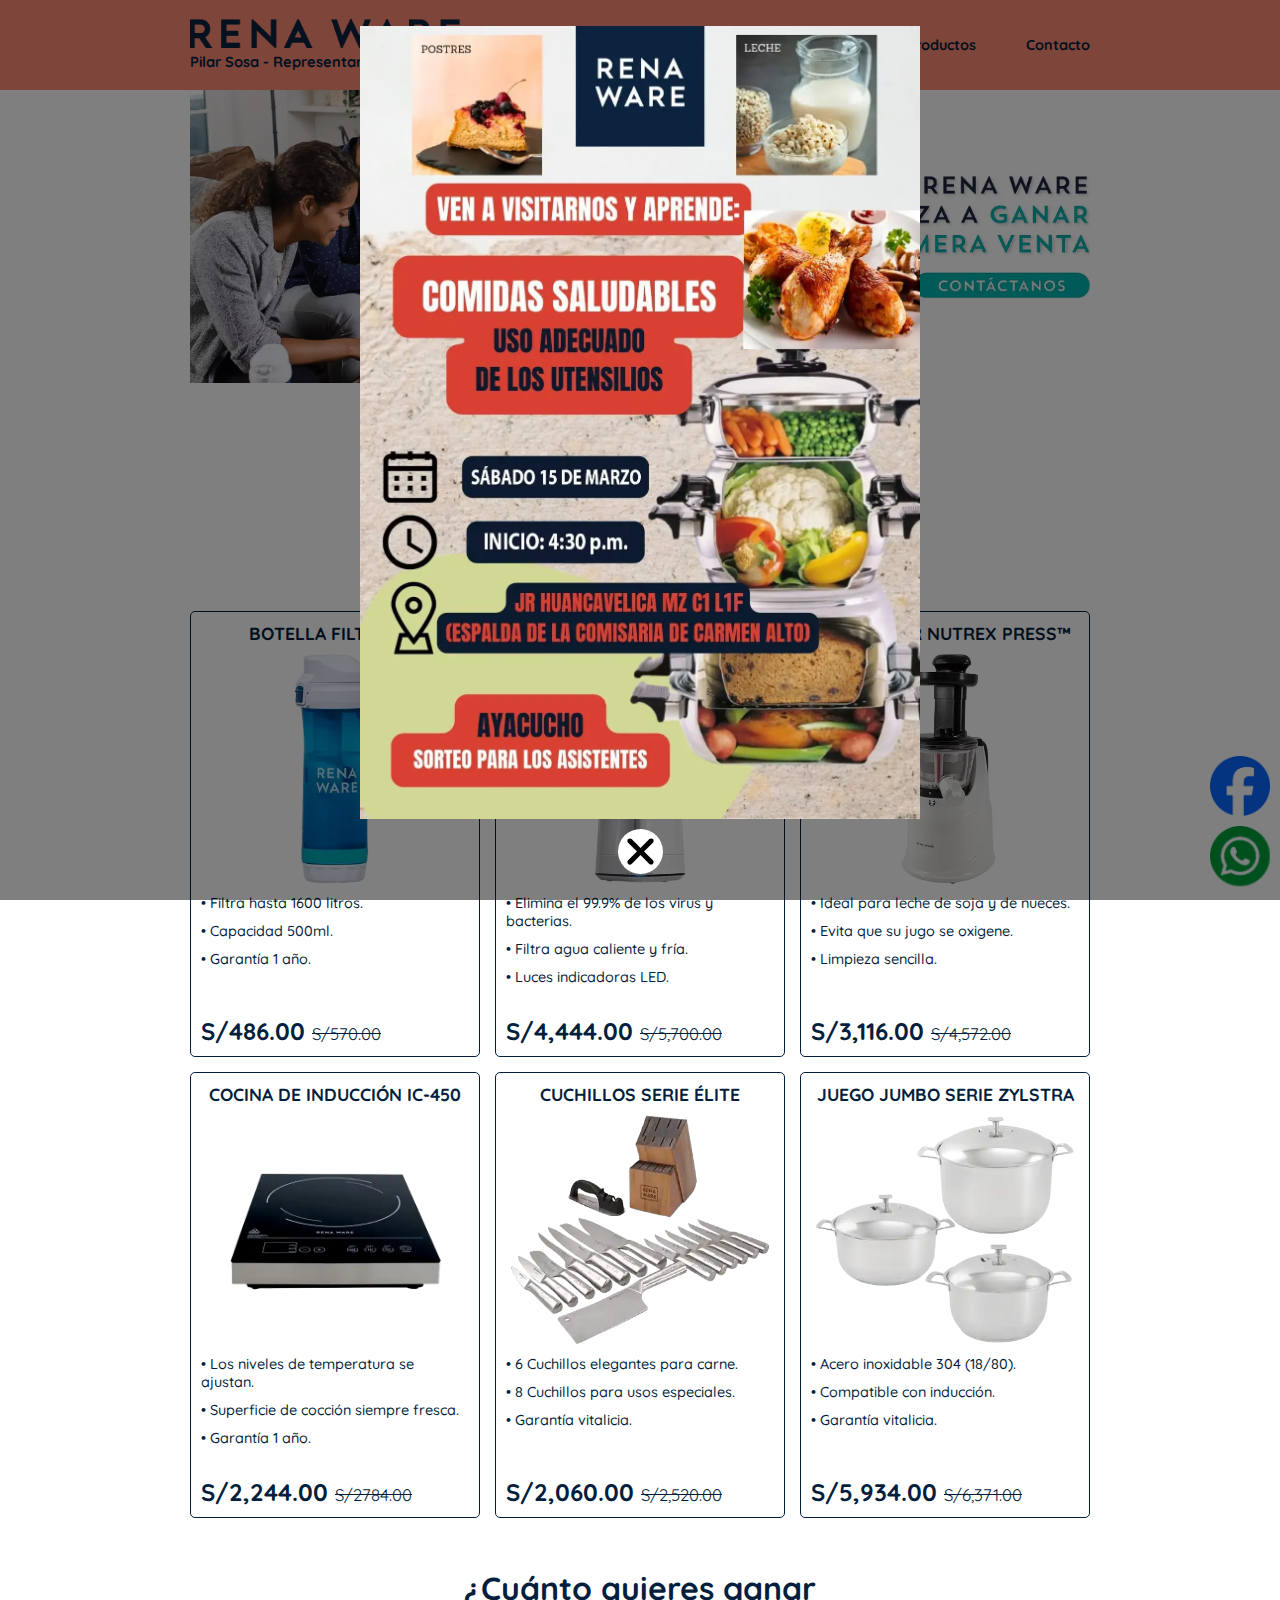
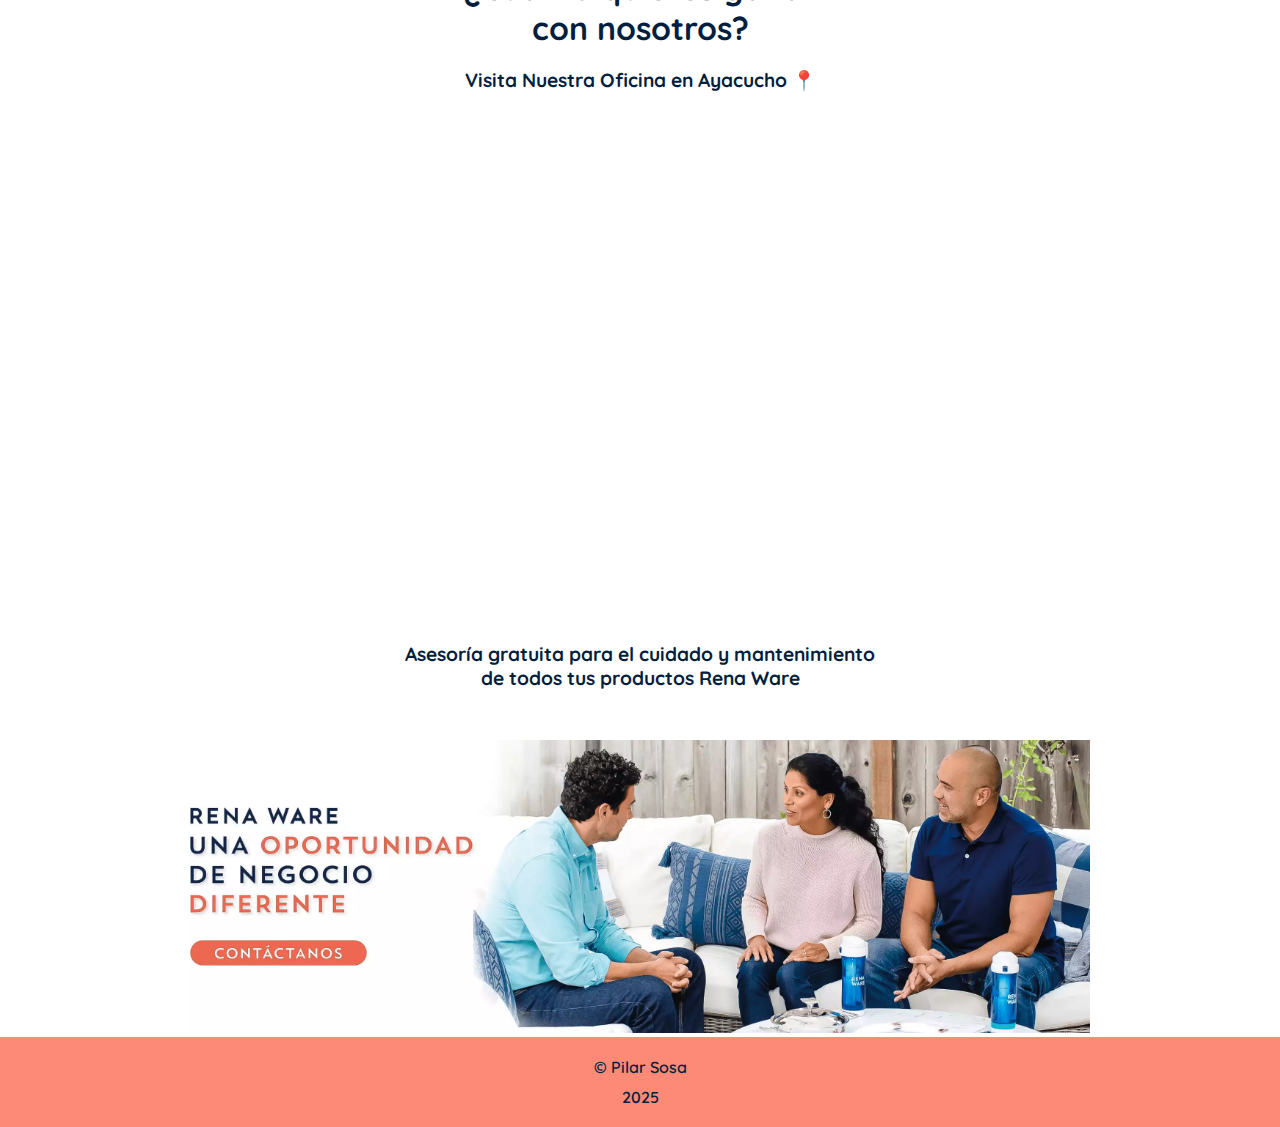
<file: index.html>
<!DOCTYPE html>
<html lang="es-la">
  <head>
    <meta charset="UTF-8" />
    <meta name="viewport" content="width=device-width, initial-scale=1.0" />
    <meta
      name="description"
      content="Rena Ware Ayacucho de Pilar Sosa. Venta de instrumentos culinarios de la más alta calidad y snacks natuarales para el cuidado de tu salud. ¡Contáctanos!"
    />
    <title>Pilar Sosa - Rena Ware</title>
    <link
      rel="shortcut icon"
      href="//renakit.com/project/assets/img/Favicon_RW.png"
      type="image/x-icon"
    />
    <link rel="stylesheet" href="style.css" />
  </head>
  <body>
    <div class="aviso">
      <img
        src="img/ef1982a3-1f13-408e-b3b1-888f18cf308d.webp"
        alt="aviso"
        class="avisoImg"
      />
      <img src="img/icons8-eliminar.svg" alt="close" class="cerrarImg" />
    </div>
    <header>
      <div class="header-contain">
        <a class="titulo" href="/">
          <img
            src="img/GhBTAu8pc2pHDSHdekJmybDlC7A-UD7l.webp"
            alt="Rena Ware Logo"
            class="rena-img"
          />
          <h1>Pilar Sosa - Representante Autorizado</h1>
        </a>
        <nav class="nav">
          <ul>
            <li><a href="/">Inicio</a></li>
            <li><a href="/productos">Productos</a></li>
            <li><a href="/contacto">Contacto</a></li>
          </ul>
        </nav>
        <div class="menuIcon">
          <img src="img/menu.svg" alt="Menú" />
        </div>
      </div>
    </header>
    <main>
      <div class="banner banner1">
        <img src="img/Sin título-1.webp" alt="Banner Rena Ware" />
      </div>
    </main>

    <div class="ofertas-container">
      <h2>Descubre la diferencia</h2>
      <h2>Rena Ware</h2>
      <br />
      <h1>¡Aprovecha nuestros grandes Descuentos!</h1>
    </div>
    <div class="ofertas">
      <div class="productos">
        <div class="producto-info">
          <h1>BOTELLA FILTRANTE</h1>
          <div class="imagen">
            <img
              src="img/botella-filtrante-renaware-removebg-preview_3_11zon.webp"
              alt="Botella Filtrante"
            />
          </div>
          <div class="info">
            <div class="info-parrafos">
              <p>• Filtra hasta 1600 litros.</p>
              <p>• Capacidad 500ml.</p>
              <p>• Garantía 1 año.</p>
            </div>
            <h2>S/486.00 <span> S/570.00</span></h2>
          </div>
        </div>
        <div class="producto-info">
          <h1>AQUA NANO CTU-500</h1>
          <div class="imagen">
            <img
              src="img/sdf89df-909f9s-09sdfctu-500_8_11zon.webp"
              alt="AQUA NANO CTU-500"
            />
          </div>
          <div class="info">
            <div class="info-parrafos">
              <p>• Elimina el 99.9% de los virus y bacterias.</p>
              <p>• Filtra agua caliente y fría.</p>
              <p>• Luces indicadoras LED.</p>
            </div>

            <h2>S/4,444.00 <span> S/5,700.00</span></h2>
          </div>
        </div>
        <div class="producto-info">
          <h1>EXTRACTOR NUTREX PRESS™</h1>
          <div class="imagen">
            <img
              src="img/65-Nutrex-Press_Rebranded-removebg-preview_2_11zon.webp"
              alt="EXTRACTOR NUTREX PRESS™"
            />
          </div>
          <div class="info">
            <div class="info-parrafos">
              <p>• Ideal para leche de soja y de nueces.</p>
              <p>• Evita que su jugo se oxigene.</p>
              <p>• Limpieza sencilla.</p>
            </div>
            <h2>S/3,116.00 <span> S/4,572.00</span></h2>
          </div>
        </div>
      </div>
      <div class="productos">
        <div class="producto-info">
          <h1>COCINA DE INDUCCIÓN IC-450</h1>
          <div class="imagen">
            <img
              src="img/64-Cocina-de-Inducción-IC-450_1.webp"
              alt="COCINA DE INDUCCIÓN IC-450"
            />
          </div>
          <div class="info">
            <div class="info-parrafos">
              <p>• Los niveles de temperatura se ajustan.</p>
              <p>• Superficie de cocción siempre fresca.</p>
              <p>• Garantía 1 año.</p>
            </div>
            <h2>S/2,244.00 <span> S/2784.00</span></h2>
          </div>
        </div>
        <div class="producto-info">
          <h1>CUCHILLOS SERIE ÉLITE</h1>
          <div class="imagen">
            <img
              src="img/CH-IMAGENES-PARA-WEBSHOP9_4_11zon.webp"
              alt="CUCHILLOS SERIE ÉLITE"
            />
          </div>
          <div class="info">
            <div class="info-parrafos">
              <p>• 6 Cuchillos elegantes para carne.</p>
              <p>• 8 Cuchillos para usos especiales.</p>
              <p>• Garantía vitalicia.</p>
            </div>
            <h2>S/2,060.00 <span> S/2,520.00</span></h2>
          </div>
        </div>
        <div class="producto-info">
          <h1>JUEGO JUMBO SERIE ZYLSTRA</h1>
          <div class="imagen">
            <img src="img/Juego-Jumbo_7_11zon.webp" alt="Botella Filtrante" />
          </div>
          <div class="info">
            <div class="info-parrafos">
              <p>• Acero inoxidable 304 (18/80).</p>
              <p>• Compatible con inducción.</p>
              <p>• Garantía vitalicia.</p>
            </div>
            <h2>S/5,934.00 <span> S/6,371.00</span></h2>
          </div>
        </div>
      </div>
    </div>
    <div class="ofertas-container">
      <h2>¿Cuánto quieres ganar</h2>
      <h2>con nosotros?</h2>
      <br />
      <h1>Visita Nuestra Oficina en Ayacucho 📍</h1>
    </div>
    <div class="map">
      <iframe
        src="https://www.google.com/maps/embed?pb=!1m18!1m12!1m3!1d242.798830844282!2d-74.22024286764747!3d-13.176185241809618!2m3!1f0!2f0!3f0!3m2!1i1024!2i768!4f13.1!3m3!1m2!1s0x91127de5c6548d3b%3A0xe968299928a8aad0!2sRena%20Ware%20Ayacucho!5e0!3m2!1ses!2spe!4v1741800154847!5m2!1ses!2spe"
        width="600"
        height="450"
        style="border: 0"
        allowfullscreen=""
        loading="lazy"
        referrerpolicy="no-referrer-when-downgrade"
      ></iframe>
    </div>
    <div class="ofertas-container">
      <h1>Asesoría gratuita para el cuidado y mantenimiento</h1>
      <h1>de todos tus productos Rena Ware</h1>
    </div>
    <main>
      <div class="banner banner2">
        <img src="img/Sin título-2.webp" alt="Banner Rena Ware" />
      </div>
    </main>
    <div class="facebook">
      <a
        href="https://www.facebook.com/profile.php?id=61561594155490"
        target="_blank"
        title="Contáctame al Facebook"
        ><img src="img/2023_Facebook_icon.svg.webp" alt="WhatsApp"
      /></a>
    </div>
    <div class="whatsapp">
      <a
        href="https://api.whatsapp.com/send/?phone=988298473&text&type=phone_number&app_absent=0"
        target="_blank"
        title="Contáctame al WhatsApp"
        ><img src="img/WhatsApp.webp" alt="WhatsApp"
      /></a>
    </div>
    <footer>
      <div class="footer-container">
        <p>© Pilar Sosa</p>
        <p>2025</p>
      </div>
    </footer>
    <script src="script.js"></script>
  </body>
</html>
</file>
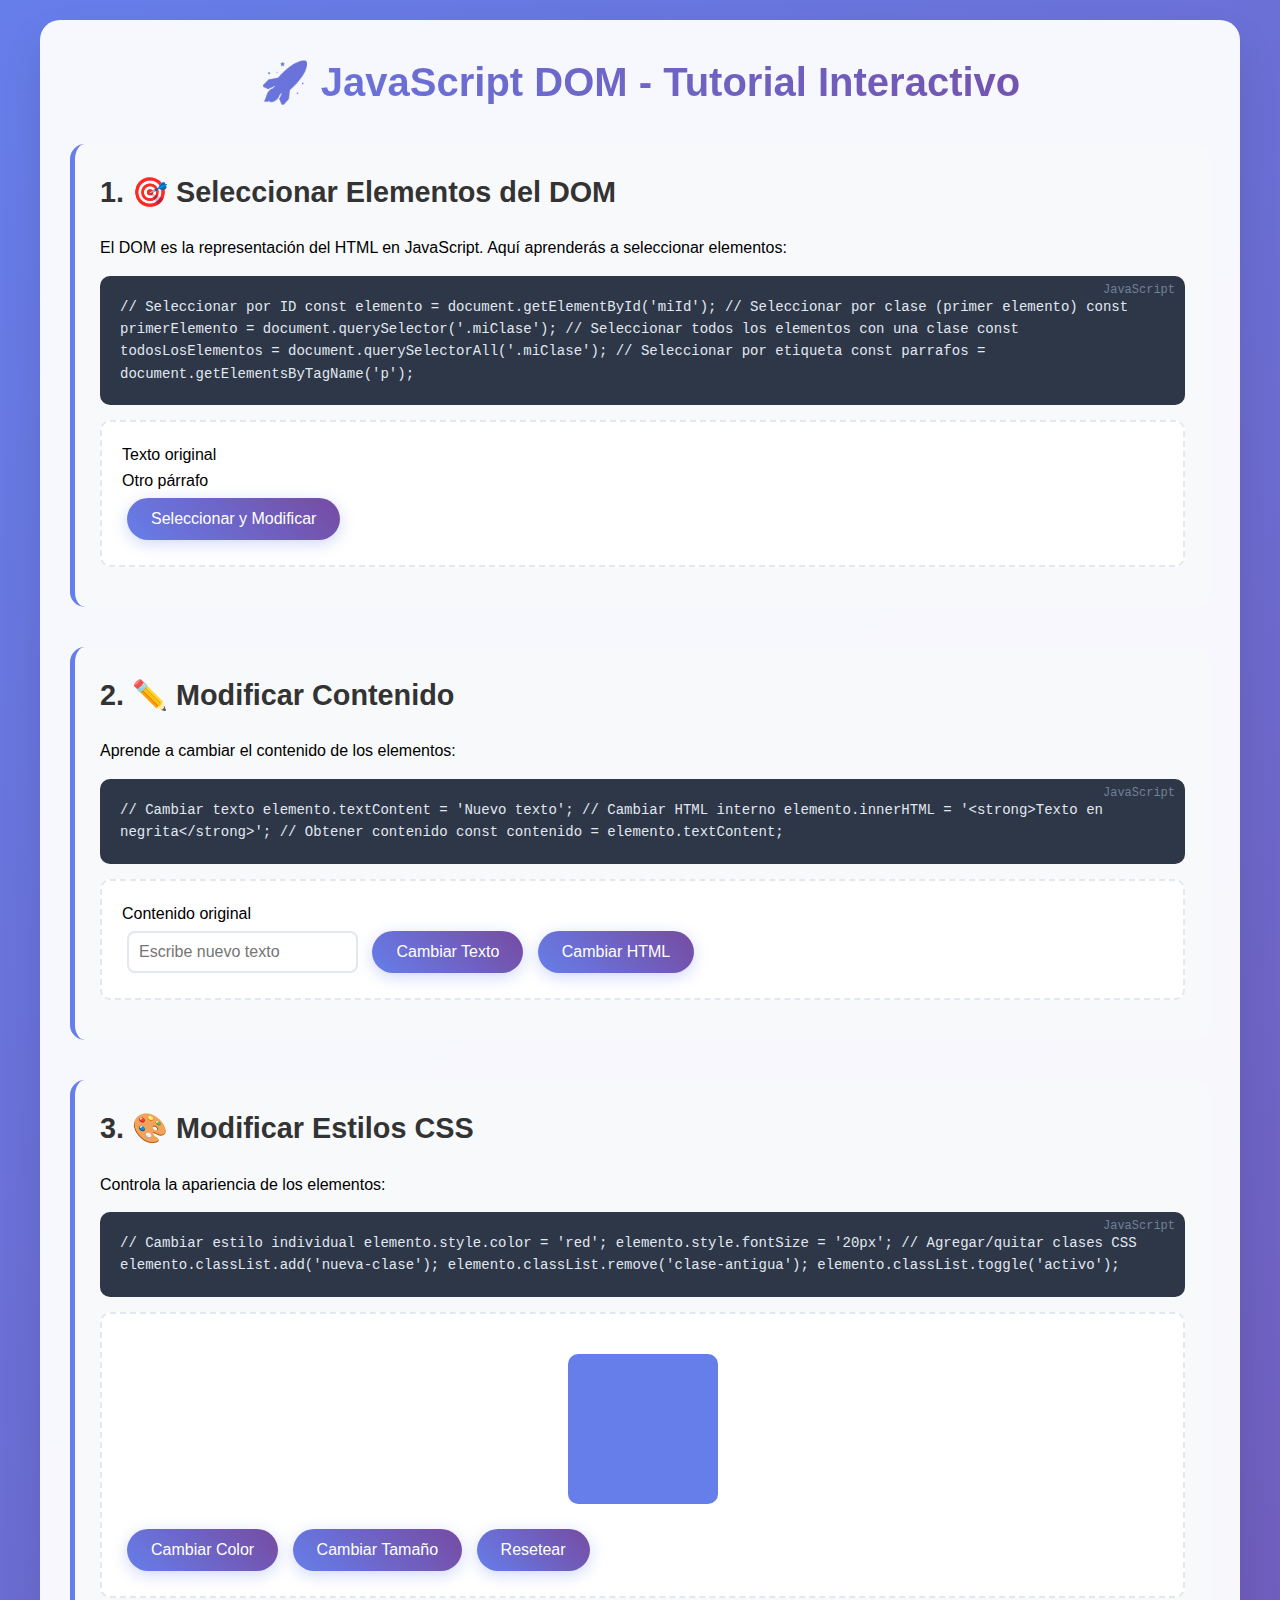
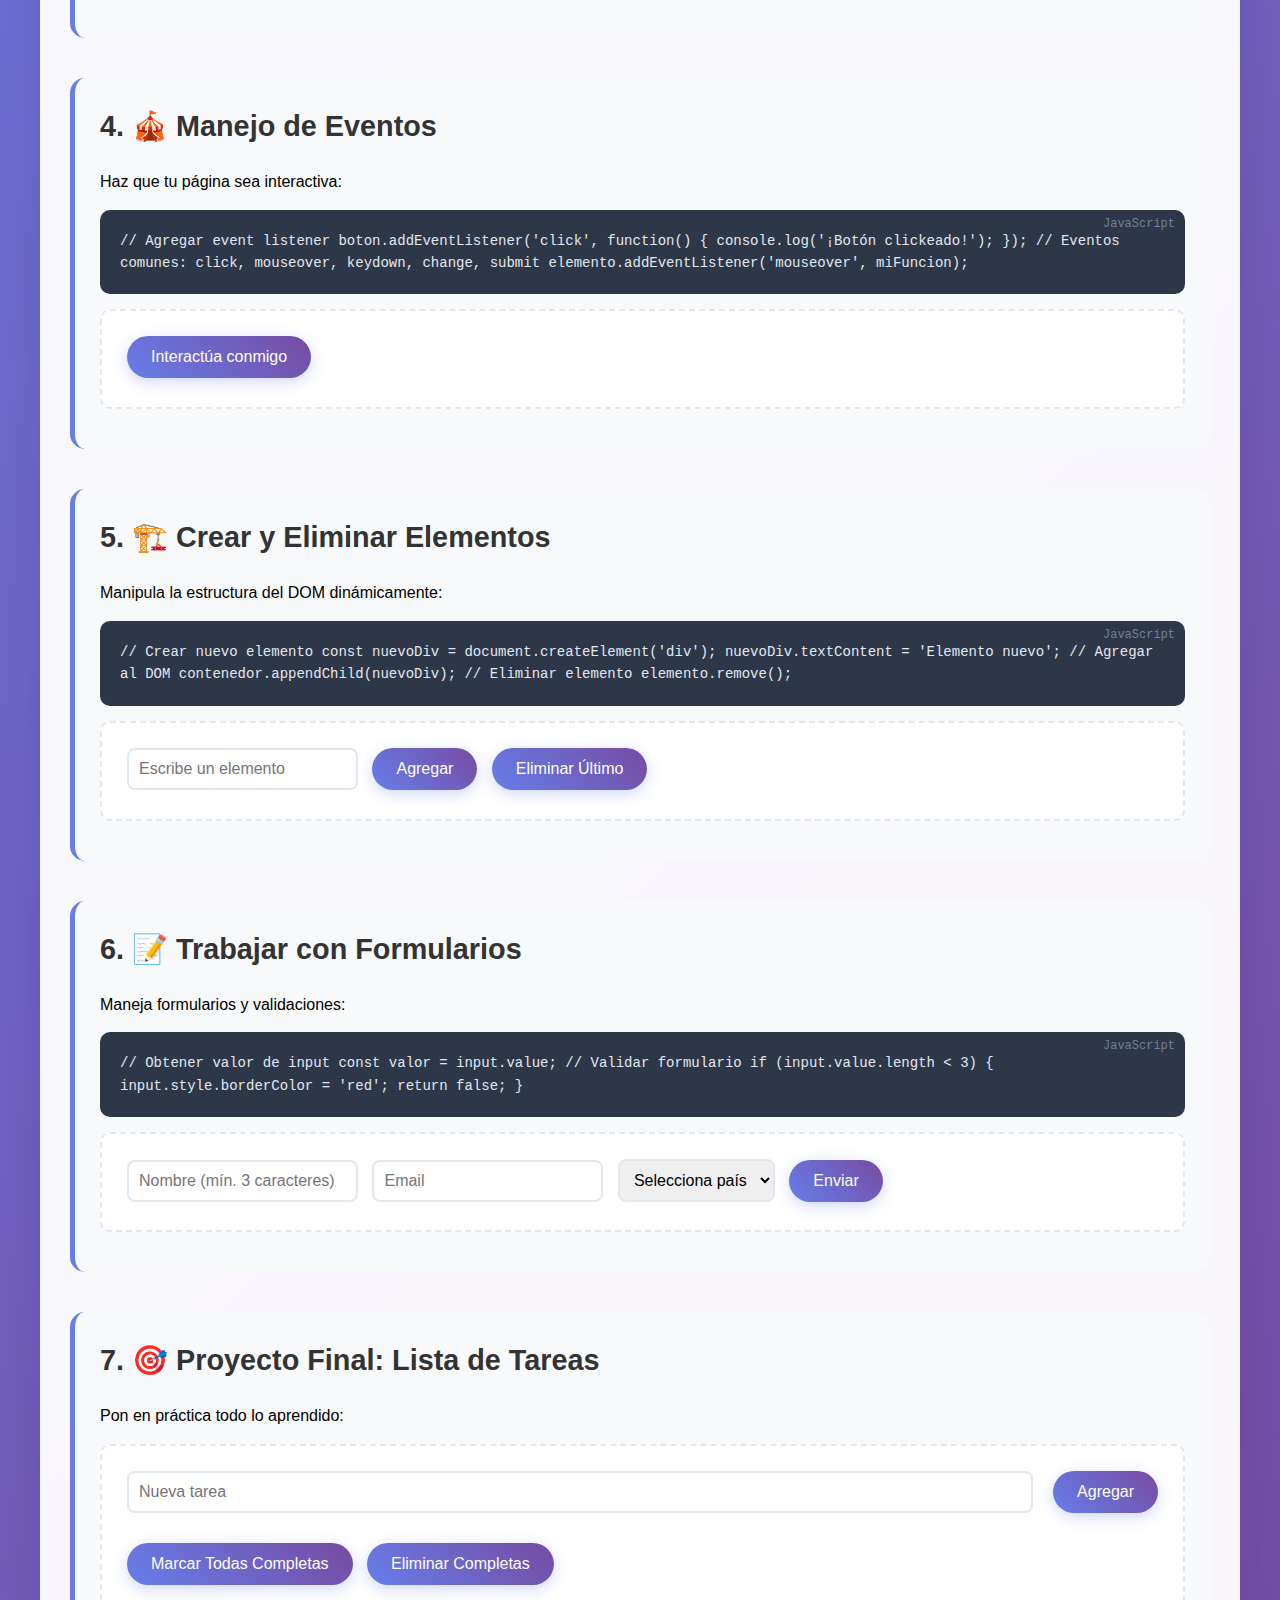
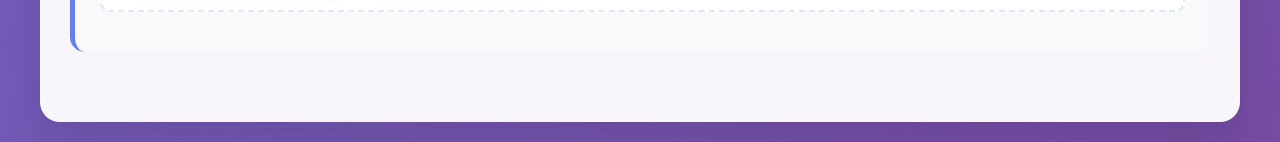
<file: index2.html>
<!DOCTYPE html>
<html lang="es">
  <head>
    <meta charset="UTF-8" />
    <meta name="viewport" content="width=device-width, initial-scale=1.0" />
    <title>JavaScript DOM - Tutorial Interactivo</title>
    <style>
      * {
        margin: 0;
        padding: 0;
        box-sizing: border-box;
      }

      body {
        font-family: "Segoe UI", Tahoma, Geneva, Verdana, sans-serif;
        line-height: 1.6;
        background: linear-gradient(135deg, #667eea 0%, #764ba2 100%);
        min-height: 100vh;
        padding: 20px;
      }

      .container {
        max-width: 1200px;
        margin: 0 auto;
        background: rgba(255, 255, 255, 0.95);
        border-radius: 20px;
        padding: 30px;
        box-shadow: 0 20px 40px rgba(0, 0, 0, 0.1);
      }

      h1 {
        text-align: center;
        color: #333;
        margin-bottom: 30px;
        font-size: 2.5em;
        background: linear-gradient(45deg, #667eea, #764ba2);
        -webkit-background-clip: text;
        -webkit-text-fill-color: transparent;
        background-clip: text;
      }

      .section {
        margin-bottom: 40px;
        padding: 25px;
        background: #f8f9fa;
        border-radius: 15px;
        border-left: 5px solid #667eea;
        transition: transform 0.3s ease, box-shadow 0.3s ease;
      }

      .section:hover {
        transform: translateY(-5px);
        box-shadow: 0 10px 30px rgba(0, 0, 0, 0.1);
      }

      h2 {
        color: #333;
        margin-bottom: 20px;
        font-size: 1.8em;
      }

      .code-example {
        background: #2d3748;
        color: #e2e8f0;
        padding: 20px;
        border-radius: 10px;
        margin: 15px 0;
        font-family: "Courier New", monospace;
        font-size: 14px;
        overflow-x: auto;
        position: relative;
      }

      .code-example::before {
        content: "JavaScript";
        position: absolute;
        top: 5px;
        right: 10px;
        font-size: 12px;
        color: #718096;
      }

      .demo-area {
        background: white;
        padding: 20px;
        border-radius: 10px;
        margin: 15px 0;
        border: 2px dashed #e2e8f0;
        min-height: 100px;
        transition: all 0.3s ease;
      }

      .demo-area.active {
        border-color: #667eea;
        background: #f7fafc;
      }

      button {
        background: linear-gradient(45deg, #667eea, #764ba2);
        color: white;
        border: none;
        padding: 12px 24px;
        border-radius: 25px;
        cursor: pointer;
        font-size: 16px;
        margin: 5px;
        transition: all 0.3s ease;
        box-shadow: 0 4px 15px rgba(102, 126, 234, 0.3);
      }

      button:hover {
        transform: translateY(-2px);
        box-shadow: 0 6px 20px rgba(102, 126, 234, 0.4);
      }

      input,
      select {
        padding: 10px;
        border: 2px solid #e2e8f0;
        border-radius: 8px;
        margin: 5px;
        font-size: 16px;
        transition: border-color 0.3s ease;
      }

      input:focus,
      select:focus {
        border-color: #667eea;
        outline: none;
      }

      .highlight {
        background: linear-gradient(45deg, #ffd89b, #19547b);
        padding: 3px 8px;
        border-radius: 5px;
        color: white;
        font-weight: bold;
      }

      .result {
        background: #e6fffa;
        border: 2px solid #38b2ac;
        padding: 15px;
        border-radius: 8px;
        margin: 10px 0;
        font-weight: bold;
        color: #234e52;
      }

      .item {
        background: white;
        padding: 15px;
        margin: 10px 0;
        border-radius: 8px;
        border: 1px solid #e2e8f0;
        transition: all 0.3s ease;
      }

      .item:hover {
        background: #f7fafc;
        transform: translateX(10px);
      }

      .grid {
        display: grid;
        grid-template-columns: repeat(auto-fit, minmax(300px, 1fr));
        gap: 20px;
        margin-top: 20px;
      }

      @keyframes fadeIn {
        from {
          opacity: 0;
          transform: translateY(20px);
        }
        to {
          opacity: 1;
          transform: translateY(0);
        }
      }

      .fade-in {
        animation: fadeIn 0.5s ease-out;
      }
    </style>
  </head>
  <body>
    <div class="container">
      <h1>🚀 JavaScript DOM - Tutorial Interactivo</h1>

      <!-- Sección 1: Seleccionar Elementos -->
      <div class="section">
        <h2>1. 🎯 Seleccionar Elementos del DOM</h2>
        <p>
          El DOM es la representación del HTML en JavaScript. Aquí aprenderás a
          seleccionar elementos:
        </p>

        <div class="code-example">
          // Seleccionar por ID const elemento =
          document.getElementById('miId'); // Seleccionar por clase (primer
          elemento) const primerElemento = document.querySelector('.miClase');
          // Seleccionar todos los elementos con una clase const
          todosLosElementos = document.querySelectorAll('.miClase'); //
          Seleccionar por etiqueta const parrafos =
          document.getElementsByTagName('p');
        </div>

        <div class="demo-area" id="demo1">
          <p class="demo-text">Texto original</p>
          <p class="demo-text">Otro párrafo</p>
          <button onclick="seleccionarElementos()">
            Seleccionar y Modificar
          </button>
        </div>
      </div>

      <!-- Sección 2: Modificar Contenido -->
      <div class="section">
        <h2>2. ✏️ Modificar Contenido</h2>
        <p>Aprende a cambiar el contenido de los elementos:</p>

        <div class="code-example">
          // Cambiar texto elemento.textContent = 'Nuevo texto'; // Cambiar HTML
          interno elemento.innerHTML = '&lt;strong&gt;Texto en
          negrita&lt;/strong&gt;'; // Obtener contenido const contenido =
          elemento.textContent;
        </div>

        <div class="demo-area">
          <div id="contenido-demo">Contenido original</div>
          <input
            type="text"
            id="nuevo-texto"
            placeholder="Escribe nuevo texto"
          />
          <button onclick="cambiarContenido()">Cambiar Texto</button>
          <button onclick="cambiarHTML()">Cambiar HTML</button>
        </div>
      </div>

      <!-- Sección 3: Estilos CSS -->
      <div class="section">
        <h2>3. 🎨 Modificar Estilos CSS</h2>
        <p>Controla la apariencia de los elementos:</p>

        <div class="code-example">
          // Cambiar estilo individual elemento.style.color = 'red';
          elemento.style.fontSize = '20px'; // Agregar/quitar clases CSS
          elemento.classList.add('nueva-clase');
          elemento.classList.remove('clase-antigua');
          elemento.classList.toggle('activo');
        </div>

        <div class="demo-area">
          <div
            id="caja-estilo"
            style="
              width: 150px;
              height: 150px;
              background: #667eea;
              margin: 20px auto;
              border-radius: 10px;
              transition: all 0.3s ease;
            "
          ></div>
          <button onclick="cambiarColor()">Cambiar Color</button>
          <button onclick="cambiarTamaño()">Cambiar Tamaño</button>
          <button onclick="resetearEstilo()">Resetear</button>
        </div>
      </div>

      <!-- Sección 4: Eventos -->
      <div class="section">
        <h2>4. 🎪 Manejo de Eventos</h2>
        <p>Haz que tu página sea interactiva:</p>

        <div class="code-example">
          // Agregar event listener boton.addEventListener('click', function() {
          console.log('¡Botón clickeado!'); }); // Eventos comunes: click,
          mouseover, keydown, change, submit
          elemento.addEventListener('mouseover', miFuncion);
        </div>

        <div class="demo-area">
          <button
            id="boton-evento"
            onmouseover="mostrarMensaje('mouse over')"
            onmouseout="mostrarMensaje('mouse out')"
            onclick="mostrarMensaje('click')"
          >
            Interactúa conmigo
          </button>
          <div id="mensaje-evento" class="result" style="display: none"></div>
        </div>
      </div>

      <!-- Sección 5: Crear y Eliminar Elementos -->
      <div class="section">
        <h2>5. 🏗️ Crear y Eliminar Elementos</h2>
        <p>Manipula la estructura del DOM dinámicamente:</p>

        <div class="code-example">
          // Crear nuevo elemento const nuevoDiv =
          document.createElement('div'); nuevoDiv.textContent = 'Elemento
          nuevo'; // Agregar al DOM contenedor.appendChild(nuevoDiv); //
          Eliminar elemento elemento.remove();
        </div>

        <div class="demo-area">
          <input
            type="text"
            id="item-texto"
            placeholder="Escribe un elemento"
          />
          <button onclick="agregarElemento()">Agregar</button>
          <button onclick="eliminarUltimo()">Eliminar Último</button>
          <div id="lista-elementos"></div>
        </div>
      </div>

      <!-- Sección 6: Formularios -->
      <div class="section">
        <h2>6. 📝 Trabajar con Formularios</h2>
        <p>Maneja formularios y validaciones:</p>

        <div class="code-example">
          // Obtener valor de input const valor = input.value; // Validar
          formulario if (input.value.length < 3) { input.style.borderColor =
          'red'; return false; }
        </div>

        <div class="demo-area">
          <form id="demo-form">
            <input
              type="text"
              id="nombre"
              placeholder="Nombre (mín. 3 caracteres)"
              required
            />
            <input type="email" id="email" placeholder="Email" required />
            <select id="pais">
              <option value="">Selecciona país</option>
              <option value="es">España</option>
              <option value="mx">México</option>
              <option value="ar">Argentina</option>
            </select>
            <button type="submit">Enviar</button>
          </form>
          <div id="resultado-form" class="result" style="display: none"></div>
        </div>
      </div>

      <!-- Sección 7: Proyecto Final -->
      <div class="section">
        <h2>7. 🎯 Proyecto Final: Lista de Tareas</h2>
        <p>Pon en práctica todo lo aprendido:</p>

        <div class="demo-area">
          <div style="display: flex; gap: 10px; margin-bottom: 20px">
            <input
              type="text"
              id="nueva-tarea"
              placeholder="Nueva tarea"
              style="flex: 1"
            />
            <button onclick="agregarTarea()">Agregar</button>
          </div>
          <div id="lista-tareas"></div>
          <div style="margin-top: 20px">
            <button onclick="marcarTodasCompletas()">
              Marcar Todas Completas
            </button>
            <button onclick="eliminarCompletas()">Eliminar Completas</button>
          </div>
        </div>
      </div>
    </div>

    <script>
      // Variables globales
      let contadorElementos = 0;
      let tareas = [];

      // Sección 1: Seleccionar elementos
      function seleccionarElementos() {
        const textos = document.querySelectorAll(".demo-text");
        textos.forEach((texto, index) => {
          texto.textContent = `Texto modificado ${index + 1}`;
          texto.style.color = index % 2 === 0 ? "#667eea" : "#764ba2";
          texto.classList.add("fade-in");
        });
      }

      // Sección 2: Modificar contenido
      function cambiarContenido() {
        const nuevoTexto = document.getElementById("nuevo-texto").value;
        const contenido = document.getElementById("contenido-demo");
        if (nuevoTexto) {
          contenido.textContent = nuevoTexto;
          contenido.classList.add("fade-in");
        }
      }

      function cambiarHTML() {
        const nuevoTexto = document.getElementById("nuevo-texto").value;
        const contenido = document.getElementById("contenido-demo");
        if (nuevoTexto) {
          contenido.innerHTML = `<strong style="color: #667eea;">${nuevoTexto}</strong> <em>(HTML modificado)</em>`;
          contenido.classList.add("fade-in");
        }
      }

      // Sección 3: Estilos
      function cambiarColor() {
        const caja = document.getElementById("caja-estilo");
        const colores = [
          "#667eea",
          "#764ba2",
          "#f093fb",
          "#f5576c",
          "#4facfe",
          "#00f2fe",
        ];
        const colorAleatorio =
          colores[Math.floor(Math.random() * colores.length)];
        caja.style.background = colorAleatorio;
      }

      function cambiarTamaño() {
        const caja = document.getElementById("caja-estilo");
        const tamaño = Math.random() * 100 + 100; // Entre 100 y 200px
        caja.style.width = tamaño + "px";
        caja.style.height = tamaño + "px";
      }

      function resetearEstilo() {
        const caja = document.getElementById("caja-estilo");
        caja.style.width = "150px";
        caja.style.height = "150px";
        caja.style.background = "#667eea";
      }

      // Sección 4: Eventos
      function mostrarMensaje(evento) {
        const mensaje = document.getElementById("mensaje-evento");
        mensaje.textContent = `Evento: ${evento} - ${new Date().toLocaleTimeString()}`;
        mensaje.style.display = "block";
        mensaje.classList.add("fade-in");

        // Ocultar después de 2 segundos
        setTimeout(() => {
          mensaje.classList.remove("fade-in");
        }, 2000);
      }

      // Sección 5: Crear y eliminar elementos
      function agregarElemento() {
        const texto = document.getElementById("item-texto").value;
        if (!texto) return;

        const lista = document.getElementById("lista-elementos");
        const nuevoItem = document.createElement("div");
        nuevoItem.className = "item fade-in";
        nuevoItem.innerHTML = `
                <span>${texto}</span>
                <button onclick="this.parentElement.remove()" style="float: right; background: #f56565;">Eliminar</button>
            `;

        lista.appendChild(nuevoItem);
        document.getElementById("item-texto").value = "";
        contadorElementos++;
      }

      function eliminarUltimo() {
        const lista = document.getElementById("lista-elementos");
        const items = lista.children;
        if (items.length > 0) {
          items[items.length - 1].remove();
        }
      }

      // Sección 6: Formularios
      document
        .getElementById("demo-form")
        .addEventListener("submit", function (e) {
          e.preventDefault();

          const nombre = document.getElementById("nombre").value;
          const email = document.getElementById("email").value;
          const pais = document.getElementById("pais").value;
          const resultado = document.getElementById("resultado-form");

          // Validación simple
          if (nombre.length < 3) {
            document.getElementById("nombre").style.borderColor = "red";
            return;
          }

          if (!email.includes("@")) {
            document.getElementById("email").style.borderColor = "red";
            return;
          }

          // Resetear bordes
          document.getElementById("nombre").style.borderColor = "#e2e8f0";
          document.getElementById("email").style.borderColor = "#e2e8f0";

          resultado.innerHTML = `
                <h3>¡Formulario enviado correctamente!</h3>
                <p><strong>Nombre:</strong> ${nombre}</p>
                <p><strong>Email:</strong> ${email}</p>
                <p><strong>País:</strong> ${pais}</p>
            `;
          resultado.style.display = "block";
          resultado.classList.add("fade-in");
        });

      // Sección 7: Lista de tareas
      function agregarTarea() {
        const input = document.getElementById("nueva-tarea");
        const texto = input.value.trim();
        if (!texto) return;

        const tarea = {
          id: Date.now(),
          texto: texto,
          completada: false,
        };

        tareas.push(tarea);
        input.value = "";
        renderizarTareas();
      }

      function renderizarTareas() {
        const lista = document.getElementById("lista-tareas");
        lista.innerHTML = "";

        tareas.forEach((tarea) => {
          const tareaElement = document.createElement("div");
          tareaElement.className = `item fade-in ${
            tarea.completada ? "completada" : ""
          }`;
          tareaElement.style.opacity = tarea.completada ? "0.6" : "1";
          tareaElement.style.textDecoration = tarea.completada
            ? "line-through"
            : "none";

          tareaElement.innerHTML = `
                    <input type="checkbox" ${tarea.completada ? "checked" : ""} 
                           onchange="toggleTarea(${
                             tarea.id
                           })" style="margin-right: 10px;">
                    <span>${tarea.texto}</span>
                    <button onclick="eliminarTarea(${tarea.id})" 
                            style="float: right; background: #f56565;">Eliminar</button>
                `;

          lista.appendChild(tareaElement);
        });
      }

      function toggleTarea(id) {
        const tarea = tareas.find((t) => t.id === id);
        if (tarea) {
          tarea.completada = !tarea.completada;
          renderizarTareas();
        }
      }

      function eliminarTarea(id) {
        tareas = tareas.filter((t) => t.id !== id);
        renderizarTareas();
      }

      function marcarTodasCompletas() {
        tareas.forEach((tarea) => (tarea.completada = true));
        renderizarTareas();
      }

      function eliminarCompletas() {
        tareas = tareas.filter((t) => !t.completada);
        renderizarTareas();
      }

      // Permitir agregar tarea con Enter
      document
        .getElementById("nueva-tarea")
        .addEventListener("keypress", function (e) {
          if (e.key === "Enter") {
            agregarTarea();
          }
        });
    </script>
  </body>
</html>
</file>
<file: style.css>
@import url("https://fonts.googleapis.com/css2?family=Quicksand:wght@300..700&display=swap");

body::-webkit-scrollbar {
  width: 7px; /* width of the entire scrollbar */
}

body::-webkit-scrollbar-track {
  background: transparent; /* color of the tracking area */
}

body::-webkit-scrollbar-thumb {
  background-color: rgb(148, 163, 228); /* color of the scroll thumb */
  border-radius: 20px; /* roundness of the scroll thumb */
}

:root {
  --rn-orange: #eb5f46;
  --rn-blue: #041f3d;
  --header-height: 90px;
  --width-container: 1280px;
  --handf-color: rgb(252, 138, 118);
}

a {
  text-decoration: none;
  color: inherit;
}

* {
  margin: 0;
  padding: 0;
  box-sizing: border-box;
}

body {
  font-family: "Quicksand", serif;
  color: var(--rn-blue);
}

.aviso {
  position: fixed;
  z-index: 3000;
  display: flex;
  justify-content: center;
  flex-direction: column;
  align-items: center;
  gap: 10px;
  width: 100%;
  height: 100vh;
  background-color: rgba(0, 0, 0, 0.5);
}

.avisoImg {
  width: 35em;
  max-width: 35em;
  height: auto;
}

.cerrarImg {
  cursor: pointer;
  width: 45px;
  height: 45px;
  background-color: rgb(255, 255, 255);
  border-radius: 50%;
}

.cerrarImg:hover {
  background-color: var(--handf-color);
}

.closeAviso {
  display: none;
}

header {
  position: sticky;
  z-index: 2000;
  top: 0;
  height: var(--header-height);
  width: 100%;
  background: var(--handf-color);
}

.titulo img {
  width: 270px;
}

.header-contain {
  display: flex;
  justify-content: space-between;
  align-items: center;
  margin: auto;
  height: var(--header-height);
  width: var(--width-container);
  min-width: fit-content;
}

.header-contain h1 {
  font-size: 0.915em;
  color: var(--rn-blue);
}

.nav ul {
  display: flex;
  list-style: none;
  align-items: center;
  gap: 50px;
  height: var(--header-height);
  width: fit-content;
}

.nav ul a {
  display: flex;
  align-items: center;
  gap: 50px;
  height: var(--header-height);
  width: fit-content;
  color: var(--rn-blue);
  font-weight: 700;
  font-size: 0.9em;
}

.nav ul a:hover {
  text-decoration: underline;
}

.menuIcon {
  display: none;
}

.menuIcon img {
  width: 30px;
  height: 30px;
}

main {
  width: 100%;
  height: fit-content;
}

.banner {
  width: var(--width-container);
  height: fit-content;
  margin: auto;
}

.banner img {
  max-width: 100%;
  height: auto;
}

.ofertas {
  display: flex;
  flex-direction: column;
  gap: 34px;
  width: 100%;
  height: fit-content;
}

.ofertas-container {
  display: flex;
  flex-direction: column;
  justify-content: center;
  align-items: center;
  width: var(--width-container);
  height: fit-content;
  margin: auto;
  padding: 50px 0px;
}

.ofertas-container h1 {
  font-size: 1.2em;
  color: var(--rn-blue);
}

.ofertas-container h2 {
  font-size: 2em;
}

.productos {
  display: flex;
  justify-content: space-between;
  width: var(--width-container);
  height: fit-content;
  margin: auto;
}

.producto-info {
  display: flex;
  flex-direction: column;
  justify-content: space-between;
  width: 400px;
  padding: 20px;
  border-radius: 5px;
  border: 0.1px #041f3d solid;
  transition: 0.2s box-shadow;
}

.producto-info:hover {
  box-shadow: 0px 0px 8px 1px rgb(115, 142, 165);
  -webkit-box-shadow: 0px 0px 8px 1px rgb(115, 142, 165);
  -moz-box-shadow: 0px 0px 8px 1px rgb(115, 142, 165);
  cursor: pointer;
}

.producto-info h1 {
  font-size: 1.2em;
  margin: auto;
  text-align: center;
}

.producto-info .imagen {
  display: flex;
  justify-content: center;
  align-items: center;
  width: 350px;
  height: 350px;
  padding: 30px 0px;
  margin: auto;
}

.producto-info img {
  max-width: 100%;
  height: 100%;
}

.info-parrafos {
  display: flex;
  flex-direction: column;
  gap: 10px;
}

.info-parrafos p {
  font-size: 0.9em;
  font-weight: 500;
}

.info {
  display: flex;
  flex-direction: column;
  justify-content: space-between;
  flex-grow: 1;
  flex-shrink: 1;
  gap: 40px;
}

.info h2 {
  font-size: 1.8em;
  font-weight: bold;
}

.info h2 span {
  font-size: 0.6em;
  font-weight: 400;
  text-decoration: line-through;
}

.map {
  width: 100%;
}

iframe {
  display: flex;
  width: var(--width-container);
  margin: auto;
}

.facebook {
  position: fixed;
  bottom: 80px;
  right: 10px;
  z-index: 1000;
}
.facebook img {
  width: 60px;
  height: 60px;
}

.whatsapp {
  position: fixed;
  bottom: 10px;
  right: 10px;
  z-index: 1000;
}
.whatsapp img {
  width: 60px;
  height: 60px;
}

footer {
  height: var(--header-height);
  width: 100%;
  background: var(--handf-color);
}

.footer-container {
  display: flex;
  flex-direction: column;
  justify-content: center;
  align-items: center;
  margin: auto;
  gap: 10px;
  height: var(--header-height);
  background: transparent;
  width: var(--width-container);
  color: var(--rn-blue);
  font-weight: 600;
}

.active {
  display: block !important;
  right: 0 !important;
}

@media screen and (max-width: 1320px) {
  :root {
    --width-container: 900px;
  }

  .productos {
    display: flex;
    justify-content: space-between;
    max-width: var(--width-container);
    height: fit-content;
    margin: auto;
  }

  .producto-info {
    width: 290px;
    padding: 10px;
  }

  .producto-info h1 {
    font-size: 1.1em;
    margin: auto;
    text-align: center;
  }

  .producto-info .imagen {
    display: flex;
    justify-content: center;
    align-items: center;
    width: 260px;
    height: 250px;
    padding: 10px 0px;
  }

  .ofertas {
    gap: 15px;
  }

  .info {
    display: flex;
    flex-direction: column;
    gap: 30px;
  }

  .info h2 {
    font-size: 1.5em;
  }

  .info h2 span {
    font-size: 0.7em;
  }
}

@media screen and (max-width: 920px) {
  :root {
    --width-container: 100%;
    --header-height: 80px;
  }
  .avisoImg {
    width: 70%;
  }
  .rena-img {
    width: 220px;
  }
  .titulo {
    padding-left: 10px;
  }
  .header-contain h1 {
    font-size: 0.745em;
  }
  .ofertas {
    padding: 0px 10px 0px 10px;
  }
  .menuIcon {
    display: block;
    cursor: pointer;
    padding-right: 10px;
  }
  .titulo img {
    width: 220px;
  }
  .nav {
    background-color: #fff;
    position: absolute;
    top: var(--header-height);
    right: 100%;
    width: 100%;
    transition: 0.3s all;
  }
  .nav ul {
    flex-direction: column;
    height: auto;
    width: 100%;
    gap: 0px;
  }
  .nav ul li {
    width: 100%;
    background: var(--handf-color);
  }
  .nav ul a {
    display: flex;
    justify-content: center;
    width: 100%;
    height: 90px;
    border-top: 0.1px solid #ebebeb;
    font-size: 0.9em;
  }
  .nav ul li:last-child {
    border-bottom: 0.1px solid #ebebeb;
  }

  .ofertas-container {
    padding: 30px 0px;
  }

  .ofertas-container h1 {
    text-align: center;
    font-size: 0.9em;
  }
  .ofertas-container h2 {
    font-size: 1.6em;
  }
  .productos {
    display: flex;
    flex-wrap: nowrap;
    overflow-x: auto;
    overflow-y: hidden;
    width: 100%;
    gap: 20px;
    scrollbar-width: thin;
    -webkit-overflow-scrolling: touch;
  }
  .info-parrafos {
    font-size: 0.9em;
  }
  .producto-info .imagen {
    width: 270px;
    height: 270px;
    padding: 30px 0px;
  }
  .banner1 img {
    padding: 0px 10px 0px 0px;
  }
  .banner2 img {
    padding: 0px 0px 0px 10px;
  }

  footer {
    height: var(--header-height);
  }
  .footer-container {
    height: var(--header-height);
  }
  .footer-container p {
    font-size: 0.7em;
  }
  .facebook img {
    width: 50px;
    height: 50px;
  }
  .whatsapp img {
    width: 50px;
    height: 50px;
  }
}
</file>
